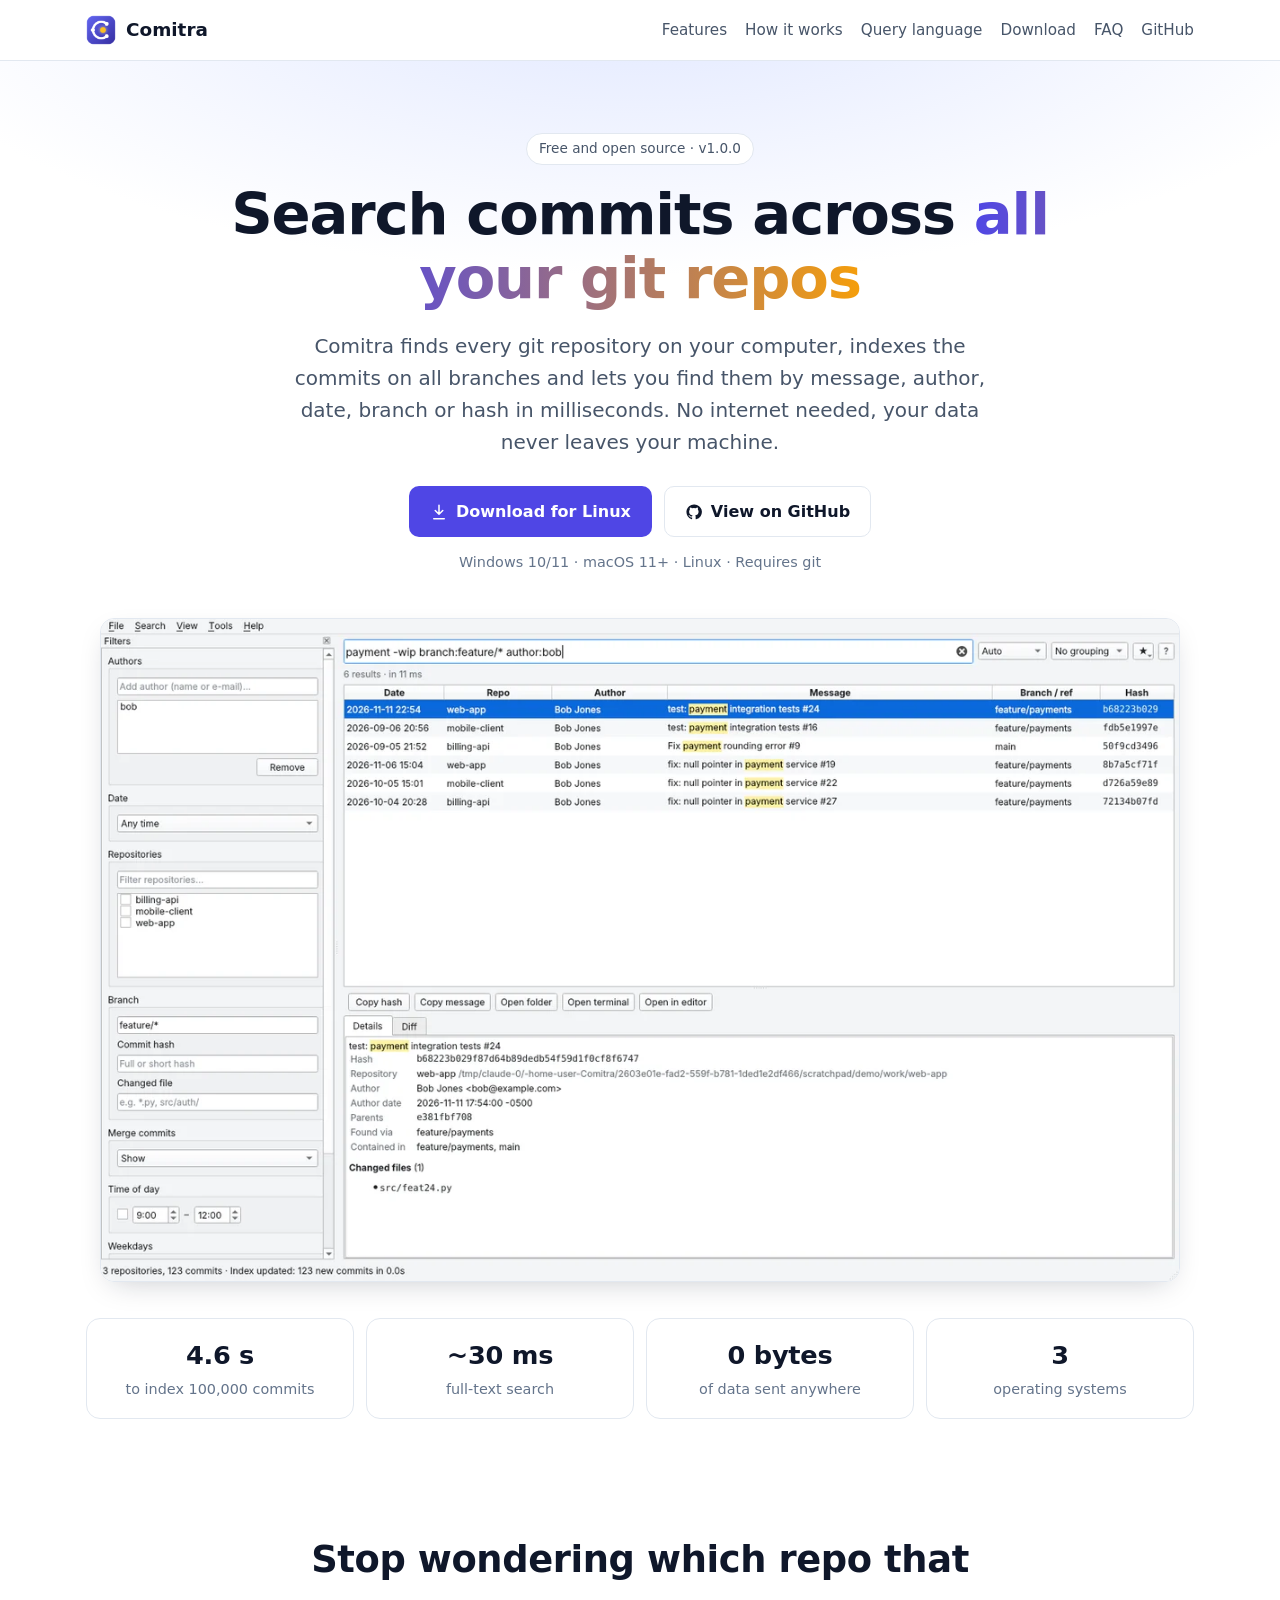
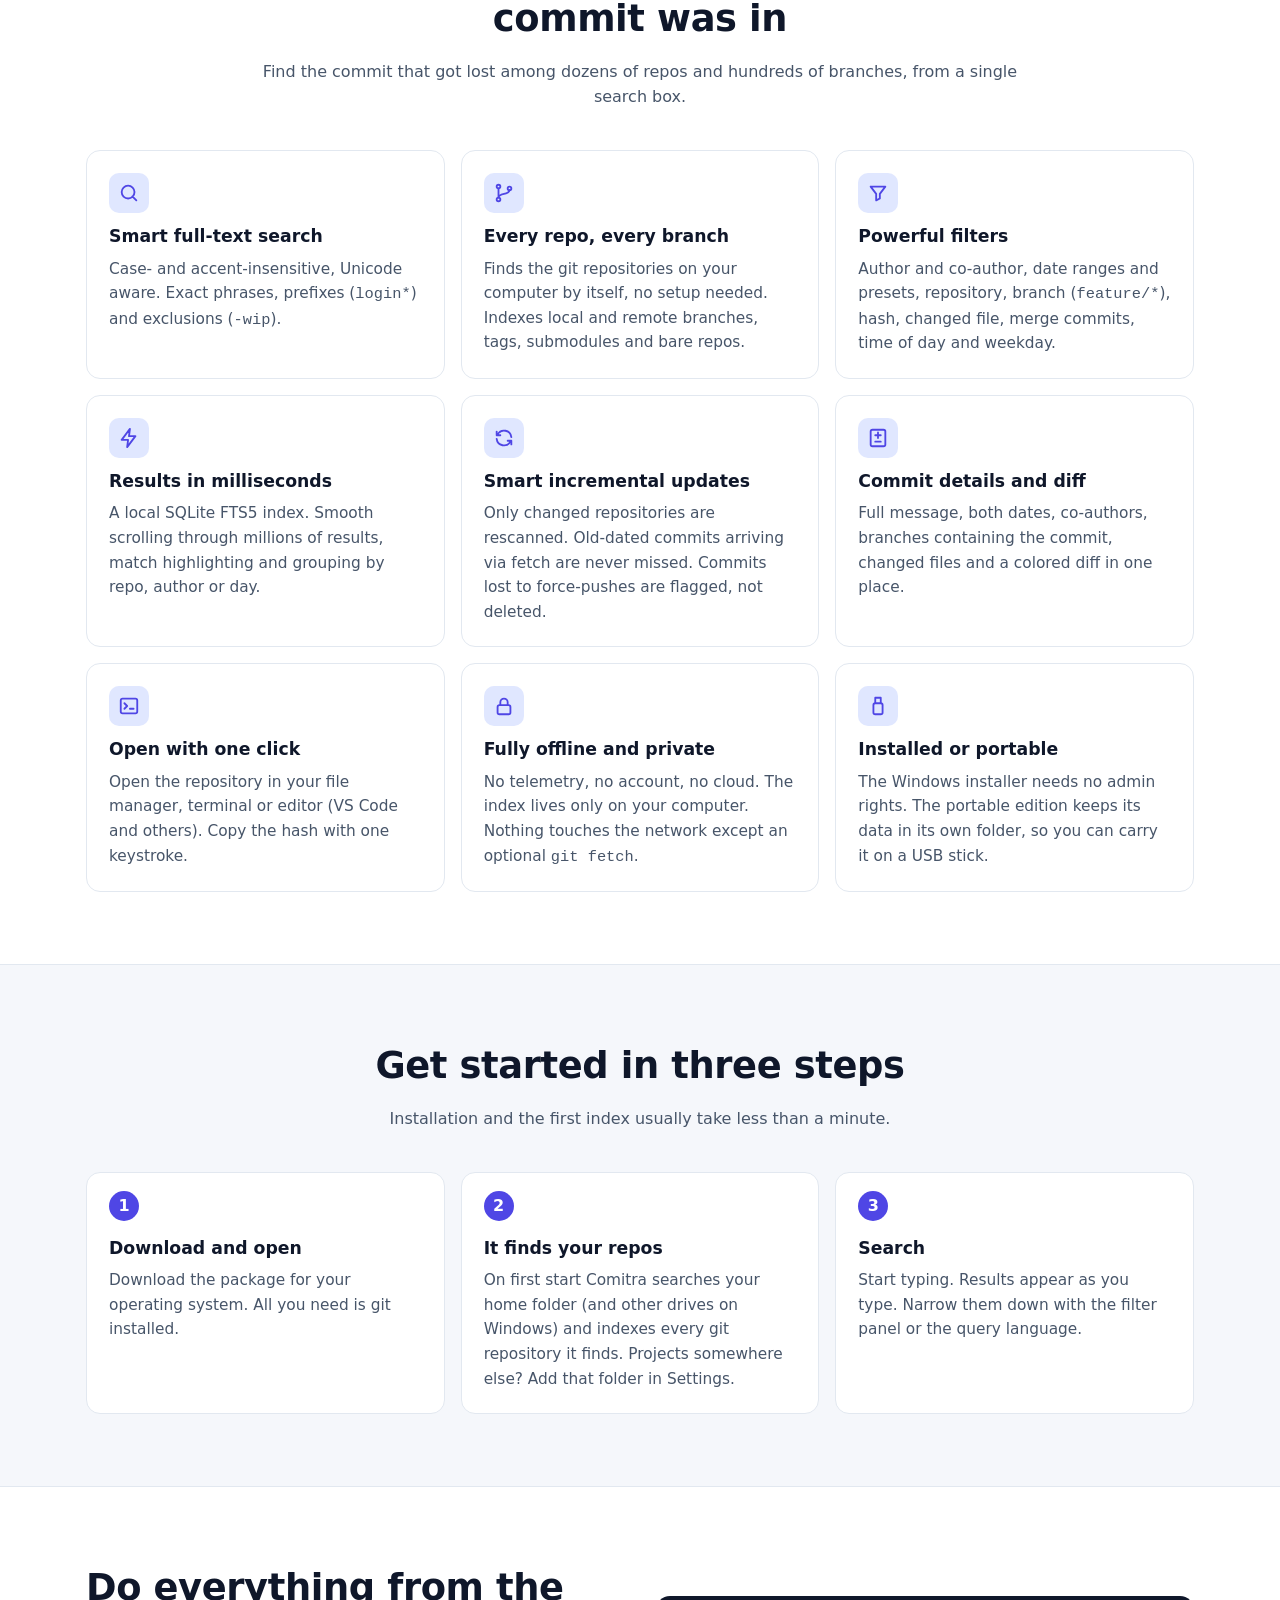
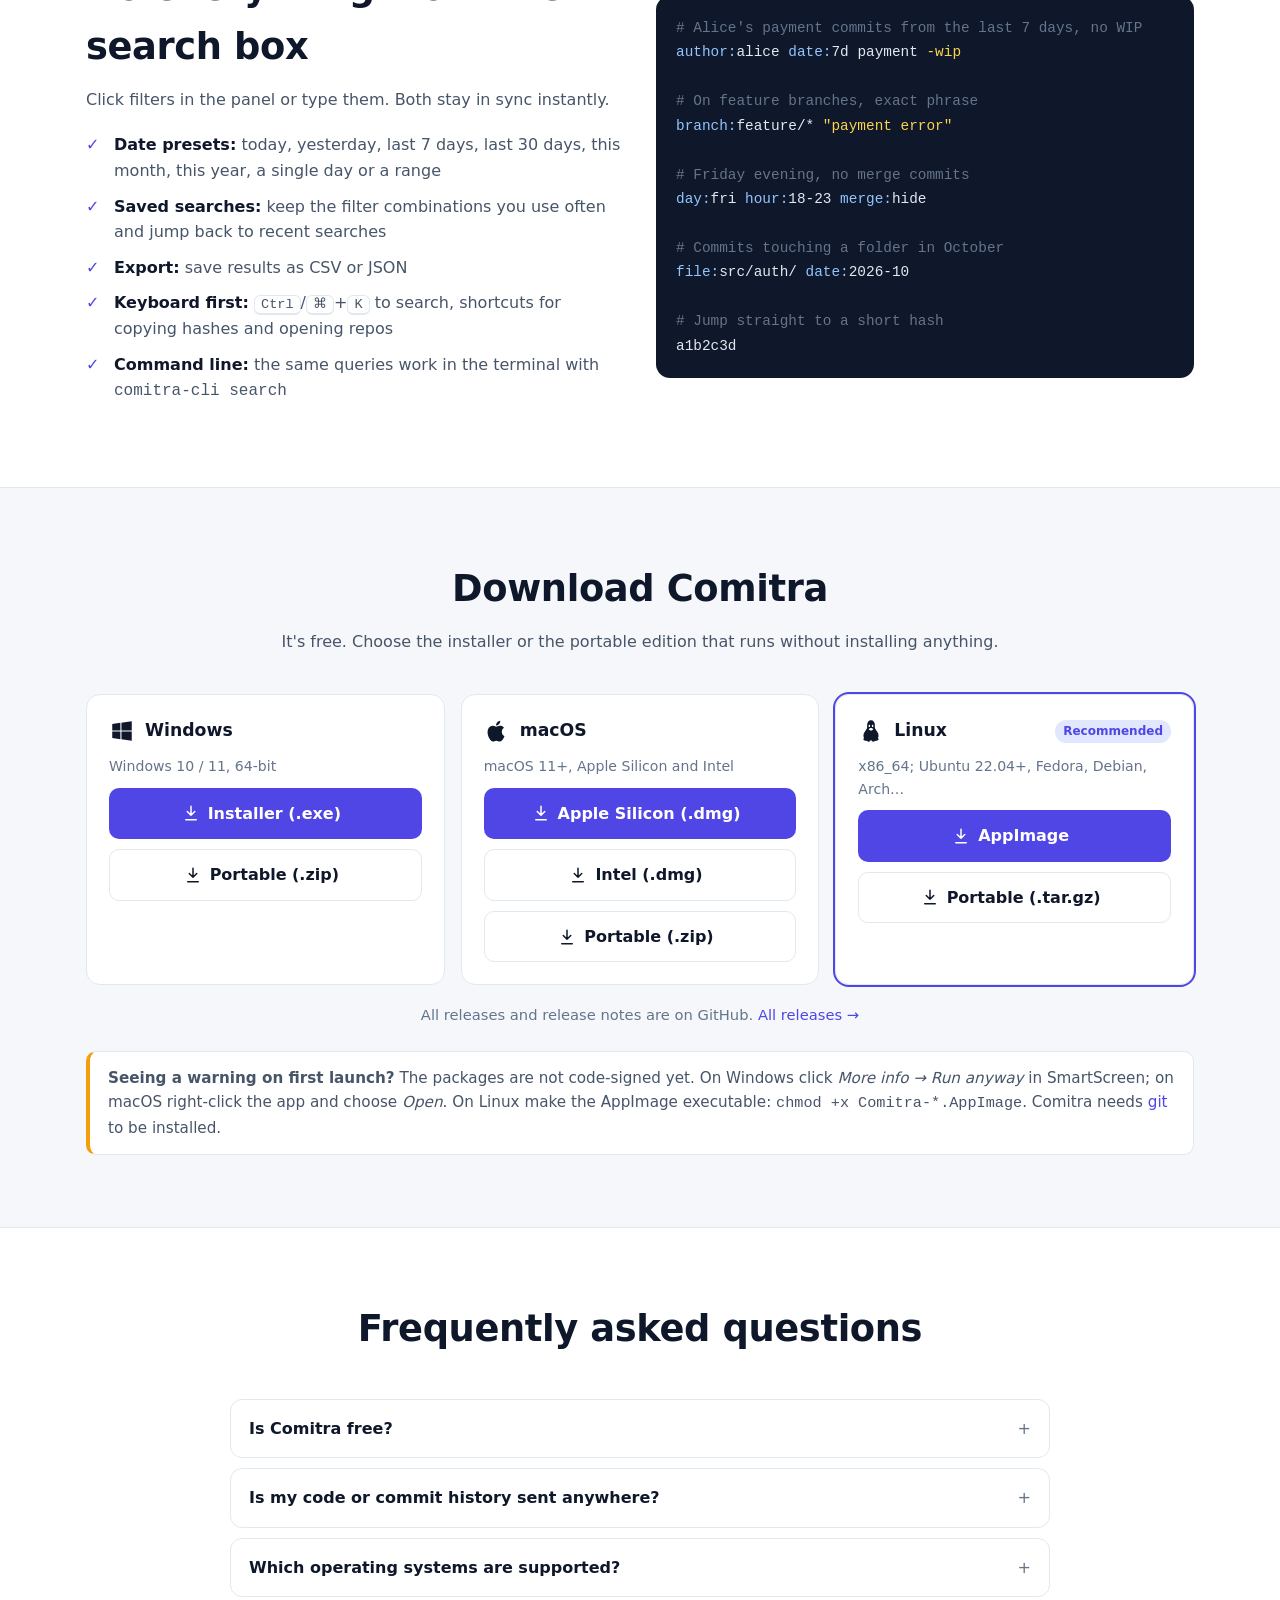
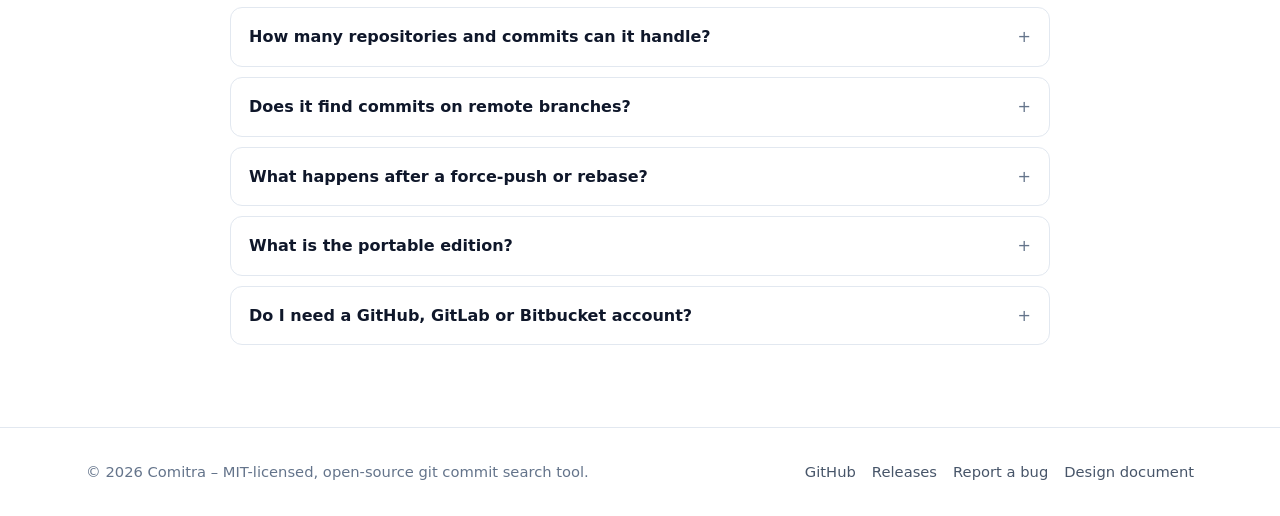
<file: site/index.html>
<!doctype html>
<html lang="en">
<head>
<meta charset="utf-8">
<meta name="viewport" content="width=device-width, initial-scale=1">
<title>Comitra – Search Git Commits Across All Your Repositories (Free, Windows · macOS · Linux)</title>
<meta name="description" content="Comitra is a free, open-source, offline desktop app that finds every git repository on your computer and searches commits on all branches by message, author, date, branch and hash in milliseconds.">
<meta name="keywords" content="git commit search, search git commits across repositories, git log search tool, find commit across branches, search all git repos, git history search, desktop git tool, offline git search, free git tool">
<meta name="robots" content="index, follow, max-image-preview:large">
<meta name="theme-color" content="#4f46e5">
<meta name="color-scheme" content="light dark">
<link rel="canonical" href="https://oguzcanozdemir.github.io/Comitra/">
<meta property="og:type" content="website">
<meta property="og:site_name" content="Comitra">
<meta property="og:title" content="Comitra – Search Git Commits Across All Your Repositories (Free, Windows · macOS · Linux)">
<meta property="og:description" content="Comitra is a free, open-source, offline desktop app that finds every git repository on your computer and searches commits on all branches by message, author, date, branch and hash in milliseconds.">
<meta property="og:url" content="https://oguzcanozdemir.github.io/Comitra/">
<meta property="og:image" content="https://oguzcanozdemir.github.io/Comitra/assets/og-image.png">
<meta property="og:image:width" content="1200">
<meta property="og:image:height" content="630">
<meta property="og:locale" content="en_US">
<meta name="twitter:card" content="summary_large_image">
<meta name="twitter:title" content="Comitra – Search Git Commits Across All Your Repositories (Free, Windows · macOS · Linux)">
<meta name="twitter:description" content="Comitra is a free, open-source, offline desktop app that finds every git repository on your computer and searches commits on all branches by message, author, date, branch and hash in milliseconds.">
<meta name="twitter:image" content="https://oguzcanozdemir.github.io/Comitra/assets/og-image.png">
<link rel="icon" href="assets/favicon.ico" sizes="any">
<link rel="icon" type="image/png" sizes="32x32" href="assets/favicon-32.png">
<link rel="apple-touch-icon" href="assets/apple-touch-icon.png">
<link rel="manifest" href="site.webmanifest">
<link rel="stylesheet" href="style.css">
<script type="application/ld+json">{"@context": "https://schema.org", "@type": "SoftwareApplication", "name": "Comitra", "alternateName": "Comitra Git Commit Search", "description": "Comitra is a free, open-source, offline desktop app that finds every git repository on your computer and searches commits on all branches by message, author, date, branch and hash in milliseconds.", "applicationCategory": "DeveloperApplication", "applicationSubCategory": "Version control", "operatingSystem": "Windows 10, Windows 11, macOS 11+, Linux", "softwareVersion": "1.0.0", "license": "https://opensource.org/licenses/MIT", "isAccessibleForFree": true, "offers": {"@type": "Offer", "price": "0", "priceCurrency": "USD"}, "downloadUrl": ["https://github.com/OguzcanOzdemir/Comitra/releases/latest/download/Comitra-windows-x64-setup.exe", "https://github.com/OguzcanOzdemir/Comitra/releases/latest/download/Comitra-macos-arm64.dmg", "https://github.com/OguzcanOzdemir/Comitra/releases/latest/download/Comitra-linux-x86_64.AppImage"], "installUrl": "https://oguzcanozdemir.github.io/Comitra/#download", "url": "https://oguzcanozdemir.github.io/Comitra/", "image": "https://oguzcanozdemir.github.io/Comitra/assets/icon-512.png", "screenshot": "https://oguzcanozdemir.github.io/Comitra/assets/screenshot-light.png", "codeRepository": "https://github.com/OguzcanOzdemir/Comitra", "inLanguage": "en", "softwareRequirements": "git", "featureList": ["Smart full-text search", "Every repo, every branch", "Powerful filters", "Results in milliseconds", "Smart incremental updates", "Commit details and diff", "Open with one click", "Fully offline and private", "Installed or portable"]}</script><script type="application/ld+json">{"@context": "https://schema.org", "@type": "FAQPage", "mainEntity": [{"@type": "Question", "name": "Is Comitra free?", "acceptedAnswer": {"@type": "Answer", "text": "Yes. Comitra is MIT-licensed, open source and completely free. No account or sign-up needed."}}, {"@type": "Question", "name": "Is my code or commit history sent anywhere?", "acceptedAnswer": {"@type": "Answer", "text": "No. Comitra works fully offline and has no telemetry. The index is a SQLite file on your computer. If you enable it, it only runs git fetch against your own git servers."}}, {"@type": "Question", "name": "Which operating systems are supported?", "acceptedAnswer": {"@type": "Answer", "text": "Windows 10/11 (64-bit), macOS 11 or later (Apple Silicon and Intel) and x86_64 Linux distributions. Every platform has an installer and a portable package."}}, {"@type": "Question", "name": "How many repositories and commits can it handle?", "acceptedAnswer": {"@type": "Answer", "text": "Hundreds of repositories and millions of commits are fine. A 100,000-commit repository is indexed in about 5 seconds and searches take milliseconds. Later updates only rescan repositories that changed."}}, {"@type": "Question", "name": "Does it find commits on remote branches?", "acceptedAnswer": {"@type": "Answer", "text": "Yes. All local and remote-tracking branches on your computer are indexed. Turn on \"Run git fetch before updating\" in settings to pick up your teammates' new commits."}}, {"@type": "Question", "name": "What happens after a force-push or rebase?", "acceptedAnswer": {"@type": "Answer", "text": "Commits that are no longer reachable from any branch are flagged instead of deleted. They are hidden by default; show them with the unreachable:include filter."}}, {"@type": "Question", "name": "What is the portable edition?", "acceptedAnswer": {"@type": "Answer", "text": "The portable edition needs no installation and keeps its settings and index in a comitra-data folder next to the program. Copy the folder to a USB stick and use it on another computer."}}, {"@type": "Question", "name": "Do I need a GitHub, GitLab or Bitbucket account?", "acceptedAnswer": {"@type": "Answer", "text": "No. Comitra only reads git folders on your computer. It doesn't matter where your repositories are hosted, or whether they are hosted at all."}}]}</script><script type="application/ld+json">{"@context": "https://schema.org", "@type": "WebSite", "name": "Comitra", "url": "https://oguzcanozdemir.github.io/Comitra/", "inLanguage": "en"}</script>
</head>
<body>
<a class="skip" href="#main">Skip to content</a>
<header class="top"><div class="wrap nav">
<a class="brand" href="https://oguzcanozdemir.github.io/Comitra/"><img src="assets/icon-192.png" width="30" height="30" alt="">Comitra</a>
<ul><li><a href="#features">Features</a></li><li><a href="#how">How it works</a></li><li><a href="#query">Query language</a></li><li><a href="#download">Download</a></li><li><a href="#faq">FAQ</a></li><li><a href="https://github.com/OguzcanOzdemir/Comitra" rel="noopener">GitHub</a></li></ul>
</div></header>
<main id="main">
<section class="hero"><div class="wrap">
<span class="badge">Free and open source · v1.0.0</span>
<h1>Search commits across <em>all your git repos</em></h1>
<p class="lead">Comitra finds every git repository on your computer, indexes the commits on all branches and lets you find them by message, author, date, branch or hash in milliseconds. No internet needed, your data never leaves your machine.</p>
<div class="cta">
<a class="btn btn-primary" id="hero-download" href="#download"><svg viewBox="0 0 24 24" aria-hidden="true"><path d="M12 3v12m0 0-5-5m5 5 5-5M5 21h14" fill="none" stroke="currentColor" stroke-width="2" stroke-linecap="round" stroke-linejoin="round"/></svg><span>Download</span></a>
<a class="btn btn-ghost" href="https://github.com/OguzcanOzdemir/Comitra" rel="noopener"><svg viewBox="0 0 24 24" aria-hidden="true"><path fill="currentColor" d="M12 2a10 10 0 0 0-3.2 19.5c.5.1.7-.2.7-.5v-1.7c-2.8.6-3.4-1.2-3.4-1.2-.5-1.2-1.1-1.5-1.1-1.5-.9-.6.1-.6.1-.6 1 .1 1.5 1 1.5 1 .9 1.5 2.3 1.1 2.9.8.1-.6.4-1.1.6-1.3-2.2-.3-4.6-1.1-4.6-5 0-1.1.4-2 1-2.7-.1-.3-.4-1.3.1-2.7 0 0 .8-.3 2.7 1a9.4 9.4 0 0 1 5 0c1.9-1.3 2.7-1 2.7-1 .5 1.4.2 2.4.1 2.7.6.7 1 1.6 1 2.7 0 3.9-2.4 4.7-4.6 5 .4.3.7.9.7 1.9v2.8c0 .3.2.6.7.5A10 10 0 0 0 12 2Z"/></svg><span>View on GitHub</span></a>
</div>
<p class="note">Windows 10/11 · macOS 11+ · Linux · Requires git</p>
<div class="shot"><picture><source srcset="assets/screenshot-dark.webp" media="(prefers-color-scheme: dark)" type="image/webp"><source srcset="assets/screenshot-light.webp" type="image/webp"><img src="assets/screenshot-light.png" width="1400" height="860" alt="Comitra search screen with highlighted results, the filter panel and commit details" fetchpriority="high"></picture></div>
<div class="stats"><div class="stat"><b>4.6 s</b><span>to index 100,000 commits</span></div><div class="stat"><b>~30 ms</b><span>full-text search</span></div><div class="stat"><b>0 bytes</b><span>of data sent anywhere</span></div><div class="stat"><b>3</b><span>operating systems</span></div></div>
</div></section>

<section id="features"><div class="wrap">
<div class="section-head"><h2>Stop wondering which repo that commit was in</h2><p>Find the commit that got lost among dozens of repos and hundreds of branches, from a single search box.</p></div>
<div class="grid"><article class="card"><div class="ico"><svg viewBox="0 0 24 24" aria-hidden="true"><path d="M11 4a7 7 0 1 0 0 14 7 7 0 0 0 0-14Zm9 16-4.3-4.3" fill="none" stroke="currentColor" stroke-width="2" stroke-linecap="round"/></svg></div><h3>Smart full-text search</h3><p>Case- and accent-insensitive, Unicode aware. Exact phrases, prefixes (<code>login*</code>) and exclusions (<code>-wip</code>).</p></article><article class="card"><div class="ico"><svg viewBox="0 0 24 24" aria-hidden="true"><g fill="none" stroke="currentColor" stroke-width="2" stroke-linecap="round"><circle cx="6" cy="5" r="2"/><circle cx="6" cy="19" r="2"/><circle cx="18" cy="7" r="2"/><path d="M6 7v10M18 9c0 5-12 3-12 8"/></g></svg></div><h3>Every repo, every branch</h3><p>Finds the git repositories on your computer by itself, no setup needed. Indexes local and remote branches, tags, submodules and bare repos.</p></article><article class="card"><div class="ico"><svg viewBox="0 0 24 24" aria-hidden="true"><path d="M4 5h16l-6 8v5l-4 2v-7L4 5Z" fill="none" stroke="currentColor" stroke-width="2" stroke-linejoin="round"/></svg></div><h3>Powerful filters</h3><p>Author and co-author, date ranges and presets, repository, branch (<code>feature/*</code>), hash, changed file, merge commits, time of day and weekday.</p></article><article class="card"><div class="ico"><svg viewBox="0 0 24 24" aria-hidden="true"><path d="M13 2 4 14h7l-1 8 9-12h-7l1-8Z" fill="none" stroke="currentColor" stroke-width="2" stroke-linejoin="round"/></svg></div><h3>Results in milliseconds</h3><p>A local SQLite FTS5 index. Smooth scrolling through millions of results, match highlighting and grouping by repo, author or day.</p></article><article class="card"><div class="ico"><svg viewBox="0 0 24 24" aria-hidden="true"><path d="M20 11a8 8 0 0 0-14.9-3M4 5v4h4M4 13a8 8 0 0 0 14.9 3M20 19v-4h-4" fill="none" stroke="currentColor" stroke-width="2" stroke-linecap="round" stroke-linejoin="round"/></svg></div><h3>Smart incremental updates</h3><p>Only changed repositories are rescanned. Old-dated commits arriving via fetch are never missed. Commits lost to force-pushes are flagged, not deleted.</p></article><article class="card"><div class="ico"><svg viewBox="0 0 24 24" aria-hidden="true"><g fill="none" stroke="currentColor" stroke-width="2" stroke-linecap="round"><rect x="4" y="3" width="16" height="18" rx="2"/><path d="M9 9h6M12 6v6M9 16h6"/></g></svg></div><h3>Commit details and diff</h3><p>Full message, both dates, co-authors, branches containing the commit, changed files and a colored diff in one place.</p></article><article class="card"><div class="ico"><svg viewBox="0 0 24 24" aria-hidden="true"><g fill="none" stroke="currentColor" stroke-width="2" stroke-linecap="round" stroke-linejoin="round"><rect x="3" y="4" width="18" height="16" rx="2"/><path d="m7 9 3 3-3 3M13 15h4"/></g></svg></div><h3>Open with one click</h3><p>Open the repository in your file manager, terminal or editor (VS Code and others). Copy the hash with one keystroke.</p></article><article class="card"><div class="ico"><svg viewBox="0 0 24 24" aria-hidden="true"><g fill="none" stroke="currentColor" stroke-width="2"><rect x="5" y="11" width="14" height="10" rx="2"/><path d="M8 11V8a4 4 0 0 1 8 0v3"/></g></svg></div><h3>Fully offline and private</h3><p>No telemetry, no account, no cloud. The index lives only on your computer. Nothing touches the network except an optional <code>git fetch</code>.</p></article><article class="card"><div class="ico"><svg viewBox="0 0 24 24" aria-hidden="true"><g fill="none" stroke="currentColor" stroke-width="2" stroke-linejoin="round"><rect x="7" y="9" width="10" height="12" rx="2"/><path d="M9 9V3h6v6M10 5.5h.01M14 5.5h.01"/></g></svg></div><h3>Installed or portable</h3><p>The Windows installer needs no admin rights. The portable edition keeps its data in its own folder, so you can carry it on a USB stick.</p></article></div>
</div></section>

<section id="how" class="alt"><div class="wrap">
<div class="section-head"><h2>Get started in three steps</h2><p>Installation and the first index usually take less than a minute.</p></div>
<div class="steps"><article class="card step"><h3>Download and open</h3><p>Download the package for your operating system. All you need is git installed.</p></article><article class="card step"><h3>It finds your repos</h3><p>On first start Comitra searches your home folder (and other drives on Windows) and indexes every git repository it finds. Projects somewhere else? Add that folder in Settings.</p></article><article class="card step"><h3>Search</h3><p>Start typing. Results appear as you type. Narrow them down with the filter panel or the query language.</p></article></div>
</div></section>

<section id="query"><div class="wrap split">
<div><div class="section-head" style="text-align:left;margin:0 0 20px"><h2>Do everything from the search box</h2><p>Click filters in the panel or type them. Both stay in sync instantly.</p></div>
<ul class="check"><li><b>Date presets:</b> today, yesterday, last 7 days, last 30 days, this month, this year, a single day or a range</li><li><b>Saved searches:</b> keep the filter combinations you use often and jump back to recent searches</li><li><b>Export:</b> save results as CSV or JSON</li><li><b>Keyboard first:</b> <kbd>Ctrl</kbd>/<kbd>⌘</kbd>+<kbd>K</kbd> to search, shortcuts for copying hashes and opening repos</li><li><b>Command line:</b> the same queries work in the terminal with <code>comitra-cli search</code></li></ul></div>
<pre class="code" aria-label="query examples"><span class="c"># Alice's payment commits from the last 7 days, no WIP</span>
<span class="k">author:</span>alice <span class="k">date:</span>7d payment <span class="s">-wip</span>

<span class="c"># On feature branches, exact phrase</span>
<span class="k">branch:</span>feature/* <span class="s">"payment error"</span>

<span class="c"># Friday evening, no merge commits</span>
<span class="k">day:</span>fri <span class="k">hour:</span>18-23 <span class="k">merge:</span>hide

<span class="c"># Commits touching a folder in October</span>
<span class="k">file:</span>src/auth/ <span class="k">date:</span>2026-10

<span class="c"># Jump straight to a short hash</span>
a1b2c3d</pre>
</div></section>

<section id="download" class="alt"><div class="wrap">
<div class="section-head"><h2>Download Comitra</h2><p>It's free. Choose the installer or the portable edition that runs without installing anything.</p></div>
<div class="dl-grid"><article class="card dl" id="dl-windows"><h3><svg viewBox="0 0 24 24" aria-hidden="true"><path fill="currentColor" d="M3 5.5 10.5 4.4v7.1H3V5.5Zm8.5-1.2L21 3v8.5h-9.5V4.3ZM3 12.5h7.5v7.1L3 18.5v-6Zm8.5 0H21V21l-9.5-1.3v-7.2Z"/></svg>Windows<span class="tag">Recommended</span></h3><p class="req">Windows 10 / 11, 64-bit</p><a class="btn btn-primary" href="https://github.com/OguzcanOzdemir/Comitra/releases/latest/download/Comitra-windows-x64-setup.exe" data-asset="windows-setup" rel="nofollow"><svg viewBox="0 0 24 24" aria-hidden="true"><path d="M12 3v12m0 0-5-5m5 5 5-5M5 21h14" fill="none" stroke="currentColor" stroke-width="2" stroke-linecap="round" stroke-linejoin="round"/></svg><span>Installer (.exe)</span> <small></small></a><a class="btn btn-ghost" href="https://github.com/OguzcanOzdemir/Comitra/releases/latest/download/Comitra-windows-x64-portable.zip" data-asset="windows-portable" rel="nofollow"><svg viewBox="0 0 24 24" aria-hidden="true"><path d="M12 3v12m0 0-5-5m5 5 5-5M5 21h14" fill="none" stroke="currentColor" stroke-width="2" stroke-linecap="round" stroke-linejoin="round"/></svg><span>Portable (.zip)</span> <small></small></a></article><article class="card dl" id="dl-macos"><h3><svg viewBox="0 0 24 24" aria-hidden="true"><path fill="currentColor" d="M16.4 12.6c0-2.4 2-3.6 2.1-3.6-1.1-1.7-2.9-1.9-3.5-1.9-1.5-.2-2.9.9-3.7.9-.8 0-1.9-.9-3.2-.8-1.6 0-3.1 1-4 2.4-1.7 3-.4 7.4 1.2 9.8.8 1.2 1.8 2.5 3 2.4 1.2 0 1.7-.8 3.1-.8 1.5 0 1.9.8 3.2.8 1.3 0 2.2-1.2 3-2.4.9-1.4 1.3-2.7 1.3-2.8 0 0-2.5-1-2.5-4ZM14 5.5c.7-.8 1.1-1.9 1-3-1 0-2.1.7-2.8 1.5-.6.7-1.2 1.8-1 2.9 1.1.1 2.1-.6 2.8-1.4Z"/></svg>macOS<span class="tag">Recommended</span></h3><p class="req">macOS 11+, Apple Silicon and Intel</p><a class="btn btn-primary" href="https://github.com/OguzcanOzdemir/Comitra/releases/latest/download/Comitra-macos-arm64.dmg" data-asset="macos-arm64" rel="nofollow"><svg viewBox="0 0 24 24" aria-hidden="true"><path d="M12 3v12m0 0-5-5m5 5 5-5M5 21h14" fill="none" stroke="currentColor" stroke-width="2" stroke-linecap="round" stroke-linejoin="round"/></svg><span>Apple Silicon (.dmg)</span> <small></small></a><a class="btn btn-ghost" href="https://github.com/OguzcanOzdemir/Comitra/releases/latest/download/Comitra-macos-x64.dmg" data-asset="macos-x64" rel="nofollow"><svg viewBox="0 0 24 24" aria-hidden="true"><path d="M12 3v12m0 0-5-5m5 5 5-5M5 21h14" fill="none" stroke="currentColor" stroke-width="2" stroke-linecap="round" stroke-linejoin="round"/></svg><span>Intel (.dmg)</span> <small></small></a><a class="btn btn-ghost" href="https://github.com/OguzcanOzdemir/Comitra/releases/latest/download/Comitra-macos-arm64-portable.zip" data-asset="macos-portable" rel="nofollow"><svg viewBox="0 0 24 24" aria-hidden="true"><path d="M12 3v12m0 0-5-5m5 5 5-5M5 21h14" fill="none" stroke="currentColor" stroke-width="2" stroke-linecap="round" stroke-linejoin="round"/></svg><span>Portable (.zip)</span> <small></small></a></article><article class="card dl" id="dl-linux"><h3><svg viewBox="0 0 24 24" aria-hidden="true"><path fill="currentColor" d="M12 2c-2.2 0-3.6 1.9-3.6 4.6 0 1.4.3 2.3-.5 3.6C6.6 12.3 5 14 5 16.3c0 .9.3 1.6.7 2.1-.5.3-.9.8-.7 1.4.3.9 1.6.9 2.6 1.3 1 .4 1.8 1.1 2.7.8.6-.2.8-.7.8-1.2h1.8c0 .5.2 1 .8 1.2.9.3 1.7-.4 2.7-.8 1-.4 2.3-.4 2.6-1.3.2-.6-.2-1.1-.7-1.4.4-.5.7-1.2.7-2.1 0-2.3-1.6-4-2.9-6.1-.8-1.3-.5-2.2-.5-3.6C15.6 3.9 14.2 2 12 2Zm-1.5 4.2c.4 0 .7.5.7 1.1s-.3 1.1-.7 1.1-.7-.5-.7-1.1.3-1.1.7-1.1Zm3 0c.4 0 .7.5.7 1.1s-.3 1.1-.7 1.1-.7-.5-.7-1.1.3-1.1.7-1.1ZM12 9.3c.9 0 2 .6 2 1 0 .5-1.2 1.2-2 1.2s-2-.7-2-1.2c0-.4 1.1-1 2-1Z"/></svg>Linux<span class="tag">Recommended</span></h3><p class="req">x86_64; Ubuntu 22.04+, Fedora, Debian, Arch…</p><a class="btn btn-primary" href="https://github.com/OguzcanOzdemir/Comitra/releases/latest/download/Comitra-linux-x86_64.AppImage" data-asset="linux-appimage" rel="nofollow"><svg viewBox="0 0 24 24" aria-hidden="true"><path d="M12 3v12m0 0-5-5m5 5 5-5M5 21h14" fill="none" stroke="currentColor" stroke-width="2" stroke-linecap="round" stroke-linejoin="round"/></svg><span>AppImage</span> <small></small></a><a class="btn btn-ghost" href="https://github.com/OguzcanOzdemir/Comitra/releases/latest/download/Comitra-linux-x86_64-portable.tar.gz" data-asset="linux-portable" rel="nofollow"><svg viewBox="0 0 24 24" aria-hidden="true"><path d="M12 3v12m0 0-5-5m5 5 5-5M5 21h14" fill="none" stroke="currentColor" stroke-width="2" stroke-linecap="round" stroke-linejoin="round"/></svg><span>Portable (.tar.gz)</span> <small></small></a></article></div>
<p class="release-info" id="release-info" data-template="Latest release: {v} · {d}">All releases and release notes are on GitHub. <a href="https://github.com/OguzcanOzdemir/Comitra/releases">All releases →</a></p>
<div class="callout"><b>Seeing a warning on first launch?</b> The packages are not code-signed yet. On Windows click <i>More info → Run anyway</i> in SmartScreen; on macOS right-click the app and choose <i>Open</i>. On Linux make the AppImage executable: <code>chmod +x Comitra-*.AppImage</code>. Comitra needs <a href="https://git-scm.com/downloads" rel="noopener">git</a> to be installed.</div>
</div></section>

<section id="faq"><div class="wrap">
<div class="section-head"><h2>Frequently asked questions</h2></div>
<div class="faq"><details><summary>Is Comitra free?</summary><p>Yes. Comitra is MIT-licensed, open source and completely free. No account or sign-up needed.</p></details><details><summary>Is my code or commit history sent anywhere?</summary><p>No. Comitra works fully offline and has no telemetry. The index is a SQLite file on your computer. If you enable it, it only runs <code>git fetch</code> against your own git servers.</p></details><details><summary>Which operating systems are supported?</summary><p>Windows 10/11 (64-bit), macOS 11 or later (Apple Silicon and Intel) and x86_64 Linux distributions. Every platform has an installer and a portable package.</p></details><details><summary>How many repositories and commits can it handle?</summary><p>Hundreds of repositories and millions of commits are fine. A 100,000-commit repository is indexed in about 5 seconds and searches take milliseconds. Later updates only rescan repositories that changed.</p></details><details><summary>Does it find commits on remote branches?</summary><p>Yes. All local and remote-tracking branches on your computer are indexed. Turn on "Run git fetch before updating" in settings to pick up your teammates' new commits.</p></details><details><summary>What happens after a force-push or rebase?</summary><p>Commits that are no longer reachable from any branch are flagged instead of deleted. They are hidden by default; show them with the <code>unreachable:include</code> filter.</p></details><details><summary>What is the portable edition?</summary><p>The portable edition needs no installation and keeps its settings and index in a <code>comitra-data</code> folder next to the program. Copy the folder to a USB stick and use it on another computer.</p></details><details><summary>Do I need a GitHub, GitLab or Bitbucket account?</summary><p>No. Comitra only reads git folders on your computer. It doesn't matter where your repositories are hosted, or whether they are hosted at all.</p></details></div>
</div></section>
</main>
<footer><div class="wrap">
<span>© 2026 Comitra – MIT-licensed, open-source git commit search tool.</span>
<nav><a href="https://github.com/OguzcanOzdemir/Comitra" rel="noopener">GitHub</a><a href="https://github.com/OguzcanOzdemir/Comitra/releases" rel="noopener">Releases</a><a href="https://github.com/OguzcanOzdemir/Comitra/issues" rel="noopener">Report a bug</a><a href="https://github.com/OguzcanOzdemir/Comitra/blob/HEAD/docs/DESIGN.md" rel="noopener">Design document</a></nav>
</div></footer>
<script src="app.js" defer></script>
</body>
</html>
</file>
<file: site/style.css>
:root {
  --bg: #ffffff;
  --bg-soft: #f5f7fb;
  --bg-card: #ffffff;
  --text: #0f172a;
  --text-soft: #475569;
  --muted: #64748b;
  --border: #e2e8f0;
  --brand: #4f46e5;
  --brand-strong: #4338ca;
  --brand-soft: #e0e7ff;
  --accent: #f59e0b;
  --code-bg: #0f172a;
  --code-text: #e2e8f0;
  --shadow: 0 10px 30px -12px rgba(15, 23, 42, .25);
  --radius: 14px;
  --maxw: 1140px;
}
@media (prefers-color-scheme: dark) {
  :root {
    --bg: #0b1120;
    --bg-soft: #0f172a;
    --bg-card: #111a2e;
    --text: #e5e9f2;
    --text-soft: #b3bfd4;
    --muted: #8b98ae;
    --border: #1f2a44;
    --brand: #818cf8;
    --brand-strong: #a5b4fc;
    --brand-soft: #1e1b4b;
    --code-bg: #060b16;
    --shadow: 0 10px 30px -12px rgba(0, 0, 0, .6);
  }
}
* { box-sizing: border-box; }
html { scroll-behavior: smooth; -webkit-text-size-adjust: 100%; }
body {
  margin: 0;
  background: var(--bg);
  color: var(--text);
  font: 16px/1.6 system-ui, -apple-system, "Segoe UI", Roboto, "Helvetica Neue", Arial, "Noto Sans", sans-serif;
  overflow-x: hidden;
}
img { max-width: 100%; height: auto; display: block; }
a { color: var(--brand); text-decoration: none; }
a:hover { text-decoration: underline; }
code, pre, kbd { font-family: ui-monospace, SFMono-Regular, Menlo, Consolas, "Liberation Mono", monospace; }
.wrap { max-width: var(--maxw); margin: 0 auto; padding: 0 16px; }
.skip { position: absolute; left: -999px; }
.skip:focus { left: 16px; top: 8px; background: var(--bg); padding: 8px 12px; z-index: 10; }

/* header */
header.top {
  position: sticky; top: 0; z-index: 5;
  background: color-mix(in srgb, var(--bg) 88%, transparent);
  backdrop-filter: saturate(160%) blur(10px);
  border-bottom: 1px solid var(--border);
}
.nav { display: flex; align-items: center; gap: 20px; height: 60px; }
.brand { display: flex; align-items: center; gap: 10px; font-weight: 700; font-size: 1.15rem; color: var(--text); }
.brand:hover { text-decoration: none; }
.brand img { width: 30px; height: 30px; }
.nav ul { display: flex; gap: 18px; list-style: none; margin: 0 0 0 auto; padding: 0; }
.nav ul a { color: var(--text-soft); font-size: .95rem; }
@media (max-width: 860px) { .nav ul { display: none; } }

/* buttons */
.btn {
  display: inline-flex; align-items: center; gap: 8px;
  padding: 12px 20px; border-radius: 10px; font-weight: 600; border: 1px solid transparent;
  transition: transform .08s ease, background .15s ease;
}
.btn:hover { text-decoration: none; transform: translateY(-1px); }
.btn-primary { background: var(--brand); color: #fff; }
@media (prefers-color-scheme: dark) { .btn-primary { color: #0b1120; } }
.btn-primary:hover { background: var(--brand-strong); }
.btn-ghost { border-color: var(--border); color: var(--text); background: var(--bg-card); }
.btn svg { width: 18px; height: 18px; flex: none; }
.btn small { font-weight: 500; opacity: .85; }

/* hero */
.hero { padding: 72px 0 40px; text-align: center;
  background: radial-gradient(1100px 420px at 50% -80px, var(--brand-soft), transparent 70%); }
.badge { display: inline-block; border: 1px solid var(--border); background: var(--bg-card); color: var(--text-soft);
  padding: 4px 12px; border-radius: 999px; font-size: .85rem; margin-bottom: 18px; }
.hero h1 { font-size: clamp(2.1rem, 5.2vw, 3.6rem); line-height: 1.12; margin: 0 auto 18px; max-width: 900px; letter-spacing: -.02em; }
.hero h1 em { font-style: normal; background: linear-gradient(90deg, var(--brand), var(--accent)); -webkit-background-clip: text; background-clip: text; color: transparent; }
.hero p.lead { font-size: clamp(1.05rem, 2vw, 1.25rem); color: var(--text-soft); max-width: 720px; margin: 0 auto 28px; }
.cta { display: flex; gap: 12px; justify-content: center; flex-wrap: wrap; }
.hero .note { color: var(--muted); font-size: .9rem; margin-top: 14px; }
.shot { margin: 44px auto 0; max-width: 1080px; border-radius: 14px; overflow: hidden; border: 1px solid var(--border); box-shadow: var(--shadow); }

/* stats */
.stats { display: grid; grid-template-columns: repeat(4, 1fr); gap: 12px; margin: 36px 0 0; }
.stat { background: var(--bg-card); border: 1px solid var(--border); border-radius: var(--radius); padding: 16px; text-align: center; }
.stat b { display: block; font-size: 1.6rem; letter-spacing: -.01em; }
.stat span { color: var(--muted); font-size: .9rem; }
@media (max-width: 760px) { .stats { grid-template-columns: repeat(2, 1fr); } }

/* sections */
section { padding: 72px 0; }
section.alt { background: var(--bg-soft); border-top: 1px solid var(--border); border-bottom: 1px solid var(--border); }
.section-head { text-align: center; max-width: 760px; margin: 0 auto 40px; }
.section-head h2 { font-size: clamp(1.6rem, 3.4vw, 2.3rem); margin: 0 0 10px; letter-spacing: -.01em; }
.section-head p { color: var(--text-soft); margin: 0; }

.grid { display: grid; grid-template-columns: repeat(3, 1fr); gap: 16px; }
@media (max-width: 900px) { .grid { grid-template-columns: repeat(2, 1fr); } }
@media (max-width: 600px) { .grid { grid-template-columns: 1fr; } }
.card { background: var(--bg-card); border: 1px solid var(--border); border-radius: var(--radius); padding: 22px; }
.card h3 { margin: 10px 0 6px; font-size: 1.08rem; }
.card p { margin: 0; color: var(--text-soft); font-size: .96rem; }
.ico { width: 40px; height: 40px; border-radius: 10px; display: grid; place-items: center; background: var(--brand-soft); color: var(--brand); }
.ico svg { width: 22px; height: 22px; }

.steps { counter-reset: step; display: grid; grid-template-columns: repeat(3, 1fr); gap: 16px; }
@media (max-width: 800px) { .steps { grid-template-columns: 1fr; } }
.step { position: relative; padding-top: 52px; }
.step::before { counter-increment: step; content: counter(step); position: absolute; top: 18px; left: 22px;
  width: 30px; height: 30px; border-radius: 50%; background: var(--brand); color: #fff; display: grid; place-items: center; font-weight: 700; }
@media (prefers-color-scheme: dark) { .step::before { color: #0b1120; } }

.split { display: grid; grid-template-columns: 1fr 1fr; gap: 32px; align-items: center; }
@media (max-width: 900px) { .split { grid-template-columns: 1fr; } }
pre.code { background: var(--code-bg); color: var(--code-text); padding: 20px; border-radius: var(--radius); overflow-x: auto; font-size: .9rem; line-height: 1.7; margin: 0; }
pre.code .k { color: #93c5fd; }
pre.code .s { color: #fcd34d; }
pre.code .c { color: #64748b; }
ul.check { list-style: none; padding: 0; margin: 0; }
ul.check li { padding-left: 28px; position: relative; margin: 10px 0; color: var(--text-soft); }
ul.check li::before { content: "✓"; position: absolute; left: 0; color: var(--brand); font-weight: 700; }
ul.check b { color: var(--text); }

/* downloads */
.dl-grid { display: grid; grid-template-columns: repeat(3, 1fr); gap: 16px; }
@media (max-width: 900px) { .dl-grid { grid-template-columns: 1fr; } }
.dl { display: flex; flex-direction: column; gap: 10px; }
.dl.recommended { outline: 2px solid var(--brand); }
.dl h3 { display: flex; align-items: center; gap: 10px; margin: 0; }
.dl h3 svg { width: 26px; height: 26px; }
.dl .req { color: var(--muted); font-size: .88rem; margin: 0; }
.dl .btn { justify-content: center; }
.dl .tag { margin-left: auto; font-size: .75rem; font-weight: 600; color: var(--brand); background: var(--brand-soft); padding: 2px 8px; border-radius: 999px; visibility: hidden; }
.dl.recommended .tag { visibility: visible; }
.release-info { text-align: center; color: var(--muted); margin-top: 18px; font-size: .92rem; }
.callout { margin-top: 24px; background: var(--bg-card); border: 1px solid var(--border); border-left: 4px solid var(--accent); border-radius: 10px; padding: 14px 18px; color: var(--text-soft); font-size: .95rem; }

/* faq */
.faq { max-width: 820px; margin: 0 auto; }
.faq details { background: var(--bg-card); border: 1px solid var(--border); border-radius: 12px; padding: 4px 18px; margin-bottom: 10px; }
.faq summary { cursor: pointer; font-weight: 600; padding: 12px 0; list-style: none; }
.faq summary::-webkit-details-marker { display: none; }
.faq summary::after { content: "+"; float: right; color: var(--muted); font-weight: 400; }
.faq details[open] summary::after { content: "–"; }
.faq details p { color: var(--text-soft); margin: 0 0 14px; }

footer { border-top: 1px solid var(--border); padding: 32px 0; color: var(--muted); font-size: .92rem; }
footer .wrap { display: flex; gap: 16px; flex-wrap: wrap; justify-content: space-between; align-items: center; }
footer nav a { margin-left: 16px; color: var(--text-soft); }
kbd { border: 1px solid var(--border); border-bottom-width: 2px; border-radius: 6px; padding: 1px 6px; font-size: .85em; background: var(--bg-card); }
</file>
